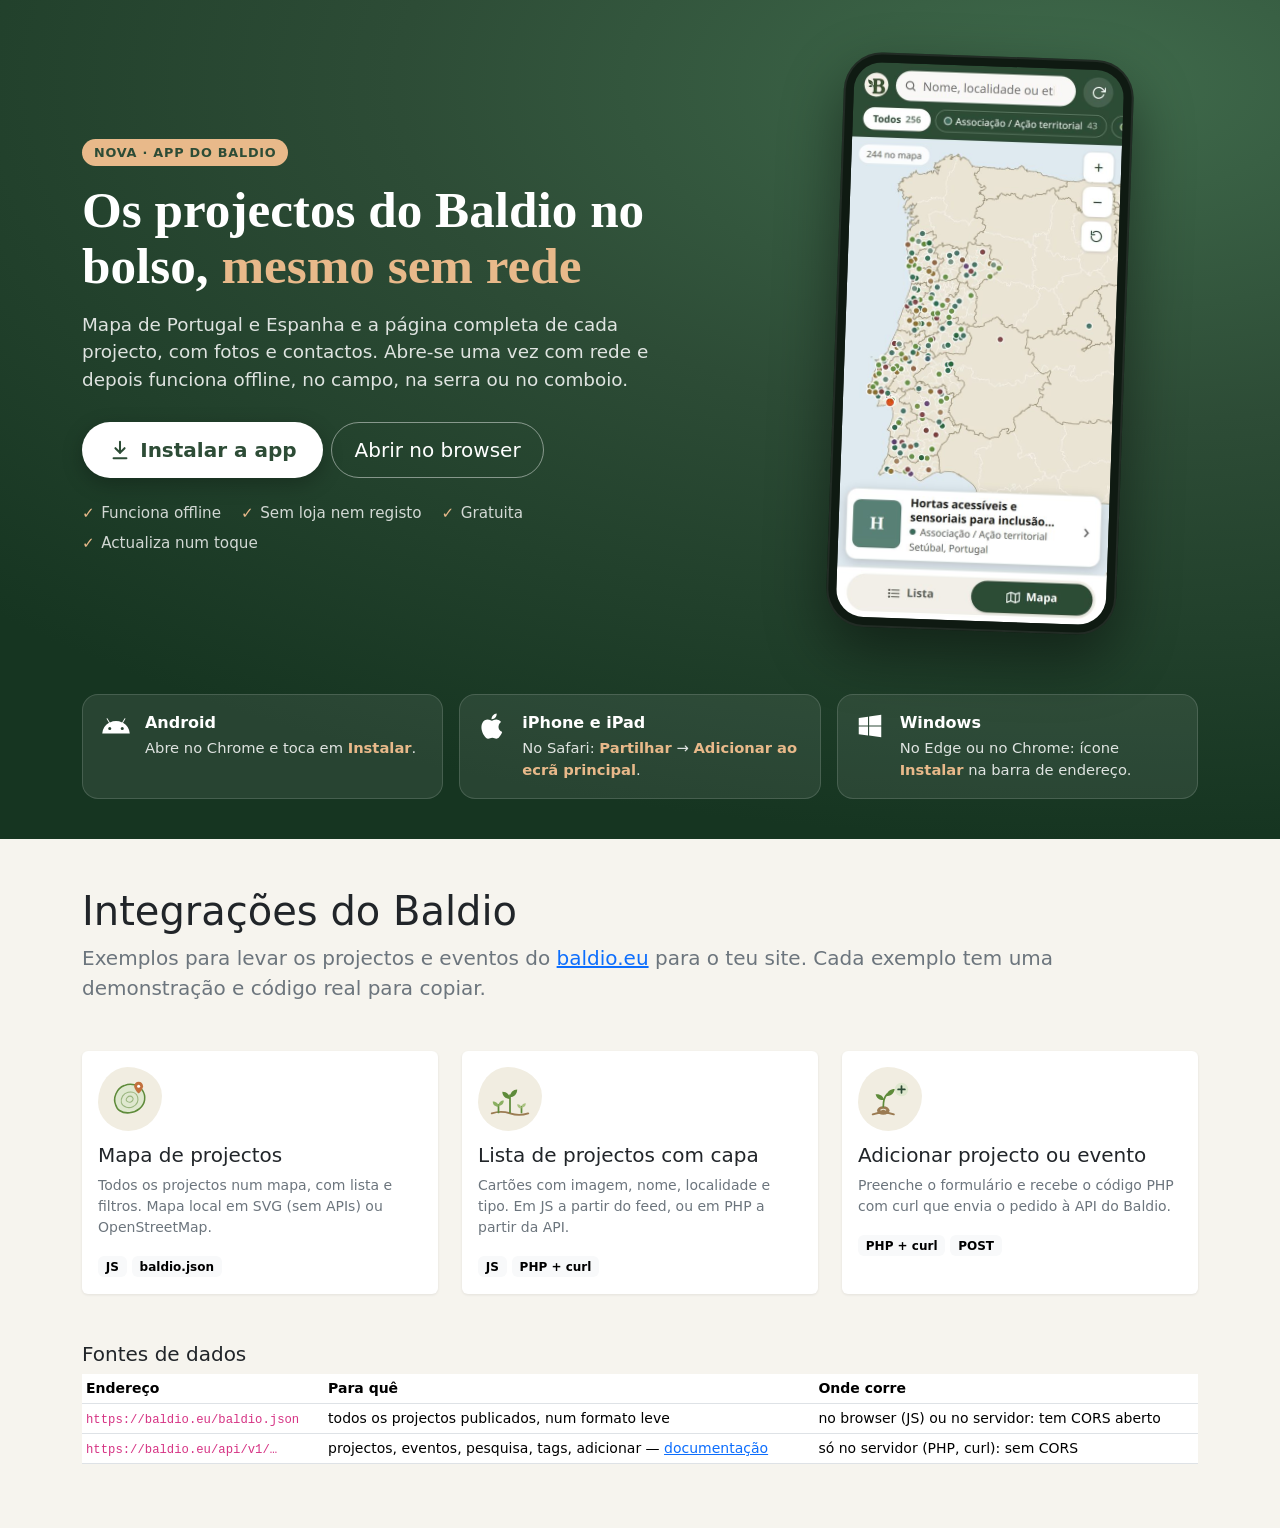
<file: index.html>
<!doctype html>
<html lang="pt">
<head>
  <meta charset="utf-8">
  <meta name="viewport" content="width=device-width, initial-scale=1">
  <title>Integrações do Baldio</title>
  <meta name="description" content="App do Baldio para Android, iPhone e Windows, que funciona sem rede, e exemplos de integração com o baldio.eu.">
  <link href="https://cdn.jsdelivr.net/npm/bootstrap@5.3.3/dist/css/bootstrap.min.css" rel="stylesheet">
  <link href="assets/site.css?v=2" rel="stylesheet">
  <!-- o mesmo que app/manifest.json (start_url e scope em app/): o browser instala a app a partir daqui -->
  <link rel="manifest" href="manifest.json">
  <meta name="theme-color" content="#2D4C36">
  <link rel="icon" href="app/assets/icon.png" type="image/png">
</head>
<body>
  <section class="app-hero" aria-labelledby="app-hero-title">
    <div class="container">
      <div class="row align-items-center g-5">
        <div class="col-lg-7">
          <p class="app-hero-kicker">Nova · app do Baldio</p>
          <h1 id="app-hero-title" class="app-hero-title">Os projectos do Baldio no bolso, <span>mesmo sem rede</span></h1>
          <p class="app-hero-lead">
            Mapa de Portugal e Espanha e a página completa de cada projecto, com fotos e contactos.
            Abre-se uma vez com rede e depois funciona offline, no campo, na serra ou no comboio.
          </p>

          <div class="d-flex flex-wrap gap-2 mb-4">
            <a class="btn btn-lg app-hero-cta" id="install-cta" href="app/?instalar=1">
              <svg viewBox="0 0 24 24" fill="none" stroke="currentColor" stroke-width="2.2" stroke-linecap="round" stroke-linejoin="round" aria-hidden="true"><path d="M12 3v12"/><polyline points="7 10 12 15 17 10"/><path d="M5 21h14"/></svg>
              <span id="install-cta-label">Instalar a app</span>
            </a>
            <a class="btn btn-lg app-hero-ghost" href="app/">Abrir no browser</a>
          </div>

          <ul class="app-hero-points">
            <li>Funciona offline</li>
            <li>Sem loja nem registo</li>
            <li>Gratuita</li>
            <li>Actualiza num toque</li>
          </ul>
        </div>

        <div class="col-lg-5 text-center">
          <div class="phone">
            <img src="assets/app-screen.jpg" alt="A app do Baldio: mapa de Portugal e Espanha com os projectos" width="270" height="555">
          </div>
        </div>
      </div>

      <div class="row g-3 app-platforms" id="platforms">
        <div class="col-md-4">
          <a class="platform" href="app/?instalar=1" data-platform="android">
            <svg viewBox="0 0 24 24" aria-hidden="true"><path fill="currentColor" d="M17.6 9.48l1.84-3.18a.38.38 0 0 0-.66-.38l-1.86 3.22a11.4 11.4 0 0 0-9.84 0L5.22 5.92a.38.38 0 0 0-.66.38L6.4 9.48A10.8 10.8 0 0 0 1 18h22a10.8 10.8 0 0 0-5.4-8.52zM7 15.25a1.25 1.25 0 1 1 0-2.5 1.25 1.25 0 0 1 0 2.5zm10 0a1.25 1.25 0 1 1 0-2.5 1.25 1.25 0 0 1 0 2.5z"/></svg>
            <span>
              <b>Android</b>
              Abre no Chrome e toca em <em>Instalar</em>.
            </span>
          </a>
        </div>
        <div class="col-md-4">
          <a class="platform" href="app/?instalar=1" data-platform="ios">
            <svg viewBox="0 0 24 24" aria-hidden="true"><path fill="currentColor" d="M16.4 12.6c0-2.5 2-3.7 2.1-3.8-1.2-1.7-3-1.9-3.6-2-1.5-.2-3 .9-3.8.9-.8 0-2-.9-3.3-.9-1.7 0-3.3 1-4.2 2.5-1.8 3.1-.5 7.7 1.3 10.2.9 1.2 1.9 2.6 3.2 2.6 1.3-.1 1.8-.8 3.3-.8 1.6 0 2 .8 3.4.8 1.4 0 2.3-1.3 3.1-2.5 1-1.4 1.4-2.8 1.4-2.9-.1 0-2.9-1.1-2.9-4.1zM13.9 5.2c.7-.8 1.2-2 1-3.2-1 .1-2.2.7-3 1.5-.6.7-1.2 1.9-1.1 3.1 1.2.1 2.3-.6 3.1-1.4z"/></svg>
            <span>
              <b>iPhone e iPad</b>
              No Safari: <em>Partilhar</em> → <em>Adicionar ao ecrã principal</em>.
            </span>
          </a>
        </div>
        <div class="col-md-4">
          <a class="platform" href="app/?instalar=1" data-platform="windows">
            <svg viewBox="0 0 24 24" aria-hidden="true"><path fill="currentColor" d="M3 5.5l7.4-1v7.1H3zm8.3-1.1L21 3v8.6h-9.7zM3 12.4h7.4v7.1L3 18.5zm8.3 0H21V21l-9.7-1.4z"/></svg>
            <span>
              <b>Windows</b>
              No Edge ou no Chrome: ícone <em>Instalar</em> na barra de endereço.
            </span>
          </a>
        </div>
      </div>
    </div>
  </section>

  <main class="container py-5">
    <header class="mb-5">
      <h2 class="display-6 mb-2">Integrações do Baldio</h2>
      <p class="lead text-secondary mb-0">
        Exemplos para levar os projectos e eventos do <a href="https://baldio.eu" target="_blank" rel="noopener">baldio.eu</a> para o teu site.
        Cada exemplo tem uma demonstração e código real para copiar.
      </p>
    </header>

    <div class="row g-4">
      <div class="col-md-4">
        <a class="card integration-card h-100" href="mapa.html">
          <div class="card-body">
            <div class="integration-icon">
              <svg viewBox="0 0 48 48" aria-hidden="true">
                <path d="M9 30c-3-7 1-17 9-20 7-3 15-1 19 5 4 6 3 14-3 19-6 5-15 6-21 2-2-1-3-3-4-6z" fill="#dfe8cf" stroke="#5E8B3A" stroke-width="1.6"/>
                <path d="M15 28c-1-5 2-10 7-11 5-1 9 1 10 5 1 4-1 8-5 10-4 2-10 1-12-4z" fill="none" stroke="#5E8B3A" stroke-width="1.1" opacity=".55"/>
                <path d="M20 25c0-2 2-4 4-4s4 2 3 4-3 3-5 2-2-1-2-2z" fill="none" stroke="#5E8B3A" stroke-width="1.1" opacity=".55"/>
                <path d="M33 6c-2.6 0-4.6 2-4.6 4.6 0 3.6 4.6 7.6 4.6 7.6s4.6-4 4.6-7.6C37.6 8 35.6 6 33 6z" fill="#c2703d"/>
                <circle cx="33" cy="10.6" r="1.6" fill="#fff"/>
              </svg>
            </div>
            <h2 class="h5">Mapa de projectos</h2>
            <p class="text-secondary small mb-3">Todos os projectos num mapa, com lista e filtros. Mapa local em SVG (sem APIs) ou OpenStreetMap.</p>
            <span class="badge text-bg-light">JS</span> <span class="badge text-bg-light">baldio.json</span>
          </div>
        </a>
      </div>
      <div class="col-md-4">
        <a class="card integration-card h-100" href="projectos.html">
          <div class="card-body">
            <div class="integration-icon">
              <svg viewBox="0 0 48 48" aria-hidden="true">
                <path d="M5 39c6-2 13-2 19 0s13 2 19 0" fill="none" stroke="#9B7B52" stroke-width="2" stroke-linecap="round"/>
                <path d="M12 38v-8M24 38V20M36 38v-6" stroke="#5E8B3A" stroke-width="1.8" stroke-linecap="round"/>
                <path d="M12 32c-4 0-6-2.5-6-5.5 4 0 6 2.5 6 5.5zM12 31c0-3.5 2.5-5.5 5.5-5.5 0 3.5-2.5 5.5-5.5 5.5z" fill="#8bb062"/>
                <path d="M24 24c-5 0-8-3.5-8-7.5 5 0 8 3.5 8 7.5zM24 22c0-5 3.5-8 7.5-8 0 5-3.5 8-7.5 8z" fill="#5E8B3A"/>
                <path d="M36 34c-3 0-4.5-2-4.5-4.5 3 0 4.5 2 4.5 4.5zM36 33c0-3 2-4.5 4.5-4.5 0 3-2 4.5-4.5 4.5z" fill="#a9c27f"/>
              </svg>
            </div>
            <h2 class="h5">Lista de projectos com capa</h2>
            <p class="text-secondary small mb-3">Cartões com imagem, nome, localidade e tipo. Em JS a partir do feed, ou em PHP a partir da API.</p>
            <span class="badge text-bg-light">JS</span> <span class="badge text-bg-light">PHP + curl</span>
          </div>
        </a>
      </div>
      <div class="col-md-4">
        <a class="card integration-card h-100" href="adicionar.html">
          <div class="card-body">
            <div class="integration-icon">
              <svg viewBox="0 0 48 48" aria-hidden="true">
                <path d="M6 40c7-2.5 15-2.5 22 0" fill="none" stroke="#9B7B52" stroke-width="2" stroke-linecap="round"/>
                <ellipse cx="17" cy="36" rx="6.5" ry="4.5" fill="#9B7B52"/>
                <path d="M14.5 35.5c1.5-1 3.5-1 5 0" fill="none" stroke="#e9e4d4" stroke-width="1.2" stroke-linecap="round"/>
                <path d="M17 32c0-6 1-10 4-13" fill="none" stroke="#5E8B3A" stroke-width="1.8" stroke-linecap="round"/>
                <path d="M18 25c-5 .5-8-2-9-6 5-.5 8 2 9 6zM20 21c1-5 4.5-7.5 9-7.5-1 5-4.5 7.5-9 7.5z" fill="#5E8B3A"/>
                <circle cx="36" cy="14" r="7" fill="#dfe8cf"/>
                <path d="M36 10.5v7M32.5 14h7" stroke="#2D4C36" stroke-width="1.8" stroke-linecap="round"/>
              </svg>
            </div>
            <h2 class="h5">Adicionar projecto ou evento</h2>
            <p class="text-secondary small mb-3">Preenche o formulário e recebe o código PHP com curl que envia o pedido à API do Baldio.</p>
            <span class="badge text-bg-light">PHP + curl</span> <span class="badge text-bg-light">POST</span>
          </div>
        </a>
      </div>
    </div>

    <section class="mt-5">
      <h2 class="h5">Fontes de dados</h2>
      <div class="table-responsive">
        <table class="table table-sm small align-middle">
          <thead><tr><th>Endereço</th><th>Para quê</th><th>Onde corre</th></tr></thead>
          <tbody>
            <tr>
              <td><code>https://baldio.eu/baldio.json</code></td>
              <td>todos os projectos publicados, num formato leve</td>
              <td>no browser (JS) ou no servidor: tem CORS aberto</td>
            </tr>
            <tr>
              <td><code>https://baldio.eu/api/v1/…</code></td>
              <td>projectos, eventos, pesquisa, tags, adicionar — <a href="https://baldio.eu/api" target="_blank" rel="noopener">documentação</a></td>
              <td>só no servidor (PHP, curl): sem CORS</td>
            </tr>
          </tbody>
        </table>
      </div>
    </section>
  </main>

  <script src="assets/home.js?v=3"></script>
</body>
</html>
</file>
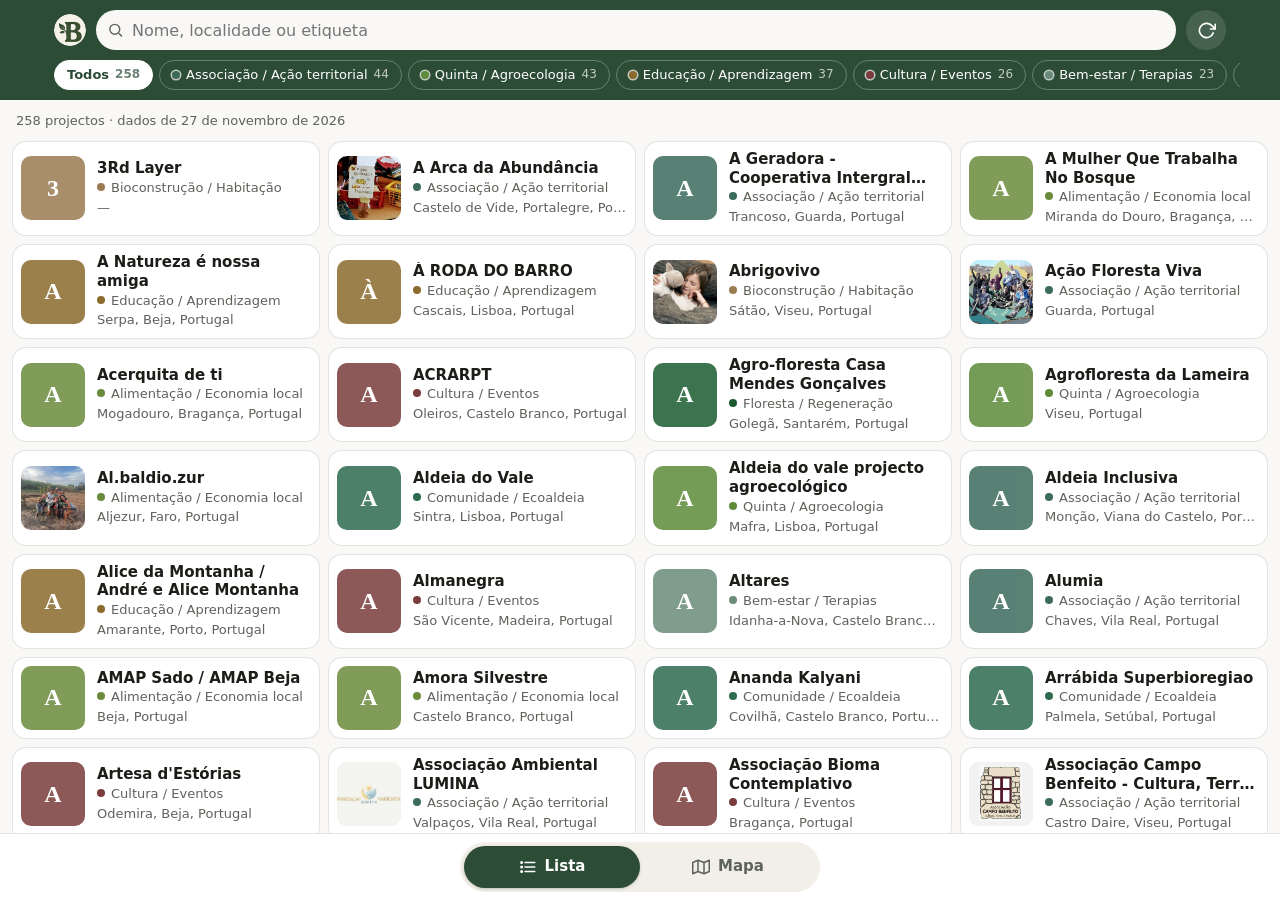
<file: app/index.html>
<!doctype html>
<html lang="pt">
<head>
  <meta charset="utf-8">
  <meta name="viewport" content="width=device-width, initial-scale=1, viewport-fit=cover">
  <title>Baldio</title>
  <meta name="description" content="Projectos de transição em Portugal e Espanha, no mapa e em lista, mesmo sem rede.">
  <link rel="icon" href="assets/icon.png" type="image/png">
  <link rel="stylesheet" href="assets/styles.css?v=5">
  <link rel="manifest" href="manifest.json">
  <meta name="theme-color" content="#2D4C36">

  <meta name="apple-mobile-web-app-capable" content="yes">
  <meta name="apple-mobile-web-app-title" content="Baldio">
  <meta name="apple-mobile-web-app-status-bar-style" content="black-translucent">
  <link rel="apple-touch-icon" href="assets/icon-512.png">
</head>
<body>

<header class="topbar">
  <div class="topbar-row">
    <img src="assets/icon.png" alt="" width="32" height="32" class="logo">
    <div class="search-box">
      <svg viewBox="0 0 24 24" fill="none" stroke="currentColor" stroke-width="2"><circle cx="11" cy="11" r="7"/><line x1="21" y1="21" x2="16.65" y2="16.65"/></svg>
      <input type="search" id="search" placeholder="Nome, localidade ou etiqueta" autocomplete="off" enterkeyhint="search">
    </div>
    <button type="button" class="refresh" id="refresh" aria-label="Actualizar projectos" title="Actualizar projectos">
      <svg viewBox="0 0 24 24" fill="none" stroke="currentColor" stroke-width="2" stroke-linecap="round" stroke-linejoin="round"><polyline points="23 4 23 10 17 10"/><path d="M20.5 15a9 9 0 1 1-2.1-9.4L23 10"/></svg>
    </button>
  </div>
  <div class="chips" id="types" role="group" aria-label="Tipo de projecto"></div>
</header>

<div class="install" id="install" hidden>
  <p id="install-text"></p>
  <button type="button" class="install-go" id="install-go" hidden>Instalar</button>
  <button type="button" class="install-close" id="install-close" aria-label="Fechar">×</button>
</div>

<main class="views">
  <section class="view" id="view-list" aria-label="Lista de projectos">
    <p class="meta" id="meta">A carregar…</p>
    <div class="cards" id="list"></div>
  </section>

  <section class="view" id="view-map" aria-label="Mapa de projectos" hidden>
    <svg id="map" role="img" aria-label="Mapa dos projectos do Baldio"></svg>
    <div class="map-tools">
      <button type="button" id="zoom-in" aria-label="Aproximar">+</button>
      <button type="button" id="zoom-out" aria-label="Afastar">−</button>
      <button type="button" id="zoom-reset" aria-label="Ver tudo">
        <svg viewBox="0 0 24 24" fill="none" stroke="currentColor" stroke-width="2" stroke-linecap="round"><path d="M3 12a9 9 0 1 0 3-6.7"/><polyline points="3 3 3 9 9 9"/></svg>
      </button>
    </div>
    <p class="map-count" id="map-count"></p>
    <a class="preview" id="preview" hidden></a>
  </section>
</main>

<nav class="bottombar" aria-label="Vista">
  <div class="switch" role="tablist">
    <button type="button" role="tab" data-mode="lista" aria-selected="true">
      <svg viewBox="0 0 24 24" fill="none" stroke="currentColor" stroke-width="2" stroke-linecap="round"><line x1="8" y1="6" x2="21" y2="6"/><line x1="8" y1="12" x2="21" y2="12"/><line x1="8" y1="18" x2="21" y2="18"/><circle cx="3.5" cy="6" r="1"/><circle cx="3.5" cy="12" r="1"/><circle cx="3.5" cy="18" r="1"/></svg>
      Lista
    </button>
    <button type="button" role="tab" data-mode="mapa" aria-selected="false">
      <svg viewBox="0 0 24 24" fill="none" stroke="currentColor" stroke-width="2" stroke-linejoin="round"><polygon points="1 6 8 3 16 6 23 3 23 18 16 21 8 18 1 21"/><line x1="8" y1="3" x2="8" y2="18"/><line x1="16" y1="6" x2="16" y2="21"/></svg>
      Mapa
    </button>
  </div>
</nav>

<article class="detail" id="detail" hidden aria-live="polite"></article>
<div class="toast" id="toast" role="status" hidden></div>

<script src="vendor/d3.min.js"></script>
<script src="vendor/topojson-client.min.js"></script>
<script src="../assets/projection.js?v=5"></script>
<script src="assets/app.js?v=5"></script>
</body>
</html>
</file>
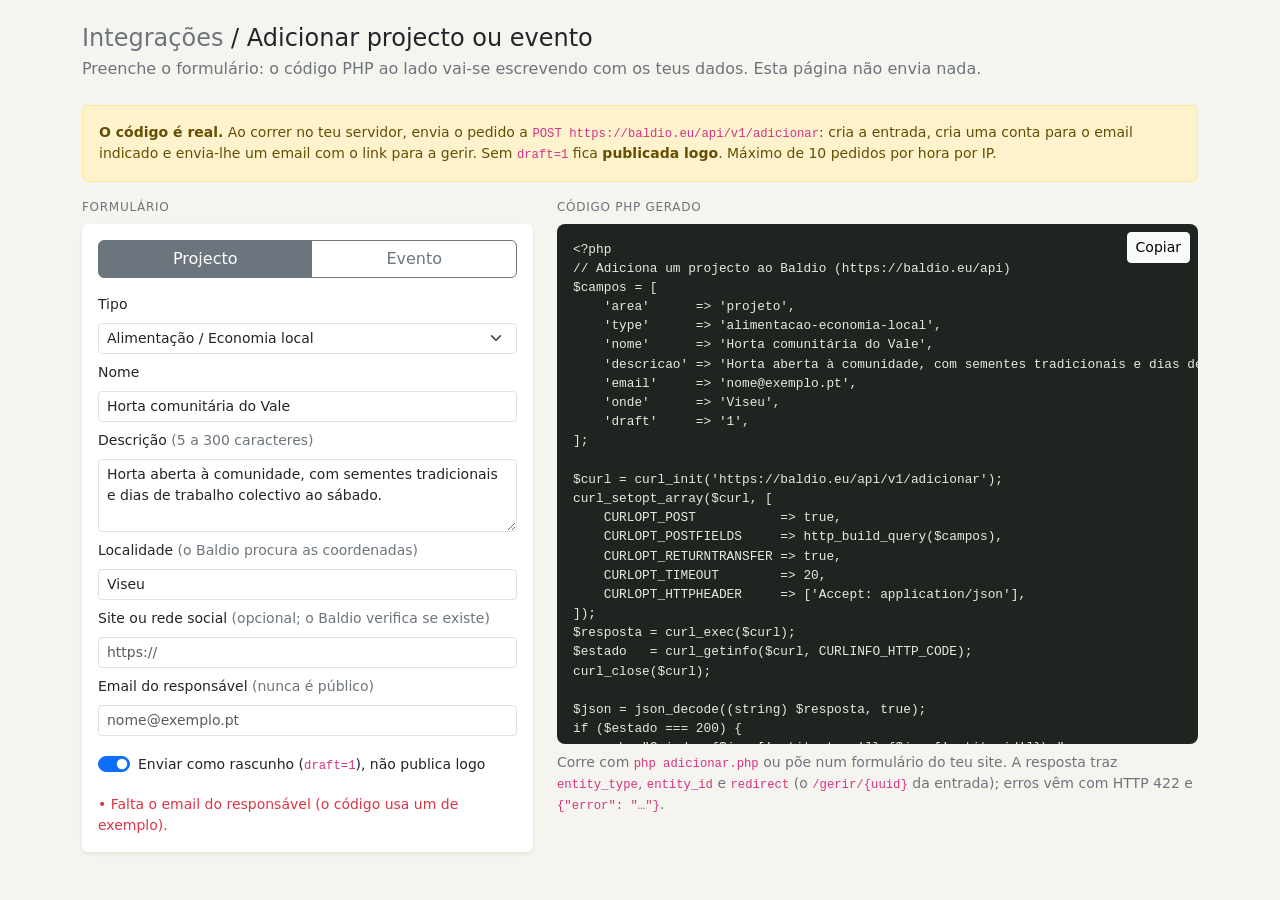
<file: adicionar.html>
<!doctype html>
<html lang="pt">
<head>
  <meta charset="utf-8">
  <meta name="viewport" content="width=device-width, initial-scale=1">
  <title>Adicionar ao Baldio</title>
  <link href="https://cdn.jsdelivr.net/npm/bootstrap@5.3.3/dist/css/bootstrap.min.css" rel="stylesheet">
  <link href="assets/site.css?v=2" rel="stylesheet">
</head>
<body>
  <main class="container py-4">
    <header class="mb-4">
      <h1 class="h4 mb-1"><a href="./" class="text-decoration-none text-secondary">Integrações</a> / Adicionar projecto ou evento</h1>
      <p class="text-secondary mb-0">Preenche o formulário: o código PHP ao lado vai-se escrevendo com os teus dados. Esta página não envia nada.</p>
    </header>

    <div class="alert alert-warning small">
      <strong>O código é real.</strong> Ao correr no teu servidor, envia o pedido a <code>POST https://baldio.eu/api/v1/adicionar</code>:
      cria a entrada, cria uma conta para o email indicado e envia-lhe um email com o link para a gerir.
      Sem <code>draft=1</code> fica <strong>publicada logo</strong>. Máximo de 10 pedidos por hora por IP.
    </div>

    <div class="row g-4">
      <div class="col-lg-5">
        <div class="section-label">Formulário</div>
        <form id="form" class="card card-body border-0 shadow-sm" autocomplete="off">
          <div class="btn-group w-100 mb-3" role="group">
            <input type="radio" class="btn-check" name="area" id="area-projeto" value="projeto" checked>
            <label class="btn btn-outline-secondary" for="area-projeto">Projecto</label>
            <input type="radio" class="btn-check" name="area" id="area-evento" value="evento">
            <label class="btn btn-outline-secondary" for="area-evento">Evento</label>
          </div>

          <label class="form-label small" for="type">Tipo</label>
          <select class="form-select form-select-sm mb-2" id="type" name="type"></select>

          <label class="form-label small" for="nome">Nome</label>
          <input class="form-control form-control-sm mb-2" id="nome" name="nome" maxlength="150" value="Horta comunitária do Vale">

          <label class="form-label small" for="descricao">Descrição <span class="text-secondary">(5 a 300 caracteres)</span></label>
          <textarea class="form-control form-control-sm mb-2" id="descricao" name="descricao" rows="3" maxlength="300">Horta aberta à comunidade, com sementes tradicionais e dias de trabalho colectivo ao sábado.</textarea>

          <label class="form-label small" for="onde">Localidade <span class="text-secondary">(o Baldio procura as coordenadas)</span></label>
          <input class="form-control form-control-sm mb-2" id="onde" name="onde" value="Viseu">

          <div class="event-only" hidden>
            <div class="row g-2 mb-2">
              <div class="col">
                <label class="form-label small" for="start_date">Data</label>
                <input type="date" class="form-control form-control-sm" id="start_date" name="start_date">
              </div>
              <div class="col">
                <label class="form-label small" for="start_time">Hora</label>
                <input type="time" class="form-control form-control-sm" id="start_time" name="start_time">
              </div>
            </div>
            <label class="form-label small" for="signup_url">Link de inscrição <span class="text-secondary">(opcional)</span></label>
            <input type="url" class="form-control form-control-sm mb-2" id="signup_url" name="signup_url" placeholder="https://">
          </div>

          <label class="form-label small" for="website">Site ou rede social <span class="text-secondary">(opcional; o Baldio verifica se existe)</span></label>
          <input type="url" class="form-control form-control-sm mb-2" id="website" name="website" placeholder="https://">

          <label class="form-label small" for="email">Email do responsável <span class="text-secondary">(nunca é público)</span></label>
          <input type="email" class="form-control form-control-sm mb-3" id="email" name="email" placeholder="nome@exemplo.pt">

          <div class="form-check form-switch">
            <input class="form-check-input" type="checkbox" id="draft" name="draft" checked>
            <label class="form-check-label small" for="draft">Enviar como rascunho (<code>draft=1</code>), não publica logo</label>
          </div>

          <div id="problems" class="small text-danger mt-3"></div>
        </form>
      </div>

      <div class="col-lg-7">
        <div class="section-label">Código PHP gerado</div>
        <div class="code-box"><button class="btn btn-sm btn-light btn-copy">Copiar</button><pre id="code"></pre></div>
        <p class="small text-secondary mt-2">
          Corre com <code>php adicionar.php</code> ou põe num formulário do teu site. A resposta traz <code>entity_type</code>,
          <code>entity_id</code> e <code>redirect</code> (o <code>/gerir/{uuid}</code> da entrada); erros vêm com HTTP 422 e <code>{"error": "…"}</code>.
        </p>
      </div>
    </div>
  </main>

  <script src="assets/code.js?v=2"></script>
  <script src="assets/adicionar.js?v=2"></script>
</body>
</html>
</file>
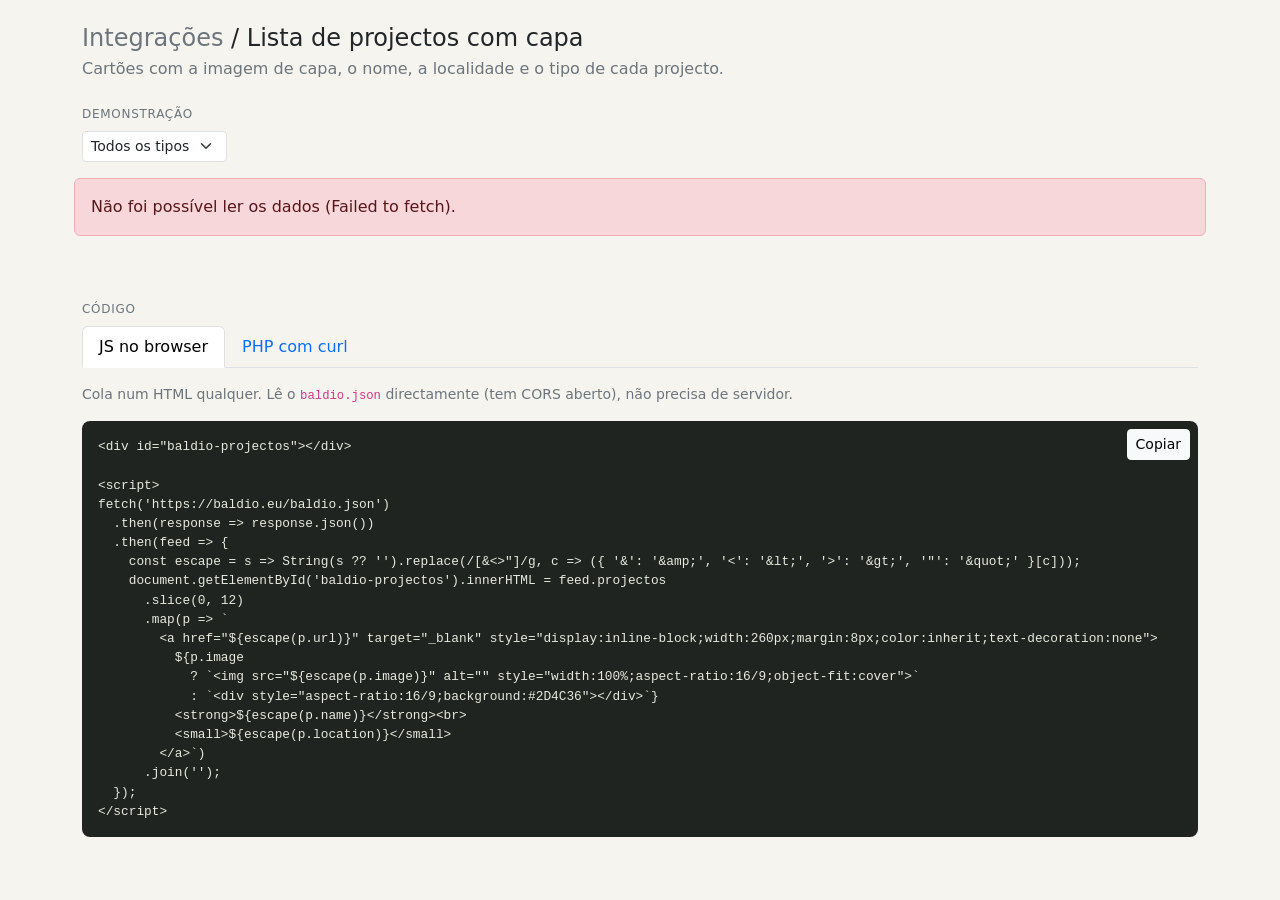
<file: projectos.html>
<!doctype html>
<html lang="pt">
<head>
  <meta charset="utf-8">
  <meta name="viewport" content="width=device-width, initial-scale=1">
  <title>Lista de projectos</title>
  <link href="https://cdn.jsdelivr.net/npm/bootstrap@5.3.3/dist/css/bootstrap.min.css" rel="stylesheet">
  <link href="assets/site.css?v=2" rel="stylesheet">
</head>
<body>
  <main class="container py-4">
    <header class="mb-4">
      <h1 class="h4 mb-1"><a href="./" class="text-decoration-none text-secondary">Integrações</a> / Lista de projectos com capa</h1>
      <p class="text-secondary mb-0">Cartões com a imagem de capa, o nome, a localidade e o tipo de cada projecto.</p>
    </header>

    <div class="section-label">Demonstração</div>
    <div class="d-flex gap-2 mb-3">
      <select id="type" class="form-select form-select-sm w-auto">
        <option value="">Todos os tipos</option>
      </select>
      <span id="count" class="small text-secondary align-self-center"></span>
    </div>
    <div id="demo" class="row g-3 mb-5"></div>

    <div class="section-label">Código</div>
    <ul class="nav nav-tabs" role="tablist">
      <li class="nav-item"><button class="nav-link active" data-bs-toggle="tab" data-bs-target="#tab-js" type="button">JS no browser</button></li>
      <li class="nav-item"><button class="nav-link" data-bs-toggle="tab" data-bs-target="#tab-php" type="button">PHP com curl</button></li>
    </ul>
    <div class="tab-content pt-3">
      <div class="tab-pane fade show active" id="tab-js">
        <p class="small text-secondary">Cola num HTML qualquer. Lê o <code>baldio.json</code> directamente (tem CORS aberto), não precisa de servidor.</p>
        <div class="code-box"><button class="btn btn-sm btn-light btn-copy">Copiar</button><pre>&lt;div id="baldio-projectos"&gt;&lt;/div&gt;

&lt;script&gt;
fetch('https://baldio.eu/baldio.json')
  .then(response =&gt; response.json())
  .then(feed =&gt; {
    const escape = s =&gt; String(s ?? '').replace(/[&amp;&lt;&gt;"]/g, c =&gt; ({ '&amp;': '&amp;amp;', '&lt;': '&amp;lt;', '&gt;': '&amp;gt;', '"': '&amp;quot;' }[c]));
    document.getElementById('baldio-projectos').innerHTML = feed.projectos
      .slice(0, 12)
      .map(p =&gt; `
        &lt;a href="${escape(p.url)}" target="_blank" style="display:inline-block;width:260px;margin:8px;color:inherit;text-decoration:none"&gt;
          ${p.image
            ? `&lt;img src="${escape(p.image)}" alt="" style="width:100%;aspect-ratio:16/9;object-fit:cover"&gt;`
            : `&lt;div style="aspect-ratio:16/9;background:#2D4C36"&gt;&lt;/div&gt;`}
          &lt;strong&gt;${escape(p.name)}&lt;/strong&gt;&lt;br&gt;
          &lt;small&gt;${escape(p.location)}&lt;/small&gt;
        &lt;/a&gt;`)
      .join('');
  });
&lt;/script&gt;</pre></div>
      </div>
      <div class="tab-pane fade" id="tab-php">
        <p class="small text-secondary">Corre no teu servidor. Usa a API completa (<code>/api/v1/projectos</code>), que já traz <code>banner</code> e <code>logo</code> e aceita filtros como <code>categoria</code>, <code>zona</code> ou <code>tag</code>. Guarda em cache para não pedir à API a cada visita.</p>
        <div class="code-box"><button class="btn btn-sm btn-light btn-copy">Copiar</button><pre>&lt;?php
// Projectos do Baldio de uma categoria, com cache de 1 hora
$url   = 'https://baldio.eu/api/v1/projectos?categoria=quinta-agroecologia';
$cache = sys_get_temp_dir() . '/baldio-' . md5($url) . '.json';

if (is_file($cache) &amp;&amp; time() - filemtime($cache) &lt; 3600) {
    $json = file_get_contents($cache);
} else {
    $curl = curl_init($url);
    curl_setopt_array($curl, [CURLOPT_RETURNTRANSFER =&gt; true, CURLOPT_TIMEOUT =&gt; 10]);
    $json = curl_exec($curl);
    curl_close($curl);
    if ($json !== false) file_put_contents($cache, $json);
}

$data      = json_decode((string) $json, true) ?: [];
$projectos = array_slice($data['items'] ?? $data, 0, 12); // com filtros vem {items, meta}

foreach ($projectos as $p) {
    $imagem = $p['banner'] ?: $p['logo'];
    $link   = 'https://baldio.eu/projectos/' . $p['slug'];
    echo '&lt;a href="' . htmlspecialchars($link) . '" target="_blank"&gt;';
    if ($imagem) echo '&lt;img src="https://baldio.eu' . htmlspecialchars($imagem) . '" alt="" width="260"&gt;';
    echo '&lt;strong&gt;' . htmlspecialchars($p['name']) . '&lt;/strong&gt; ';
    echo '&lt;small&gt;' . htmlspecialchars($p['location_label'] ?? '') . '&lt;/small&gt;&lt;/a&gt;';
}</pre></div>
      </div>
    </div>
  </main>

  <script src="https://cdn.jsdelivr.net/npm/bootstrap@5.3.3/dist/js/bootstrap.bundle.min.js"></script>
  <script src="assets/code.js?v=2"></script>
  <script src="assets/projectos.js?v=2"></script>
</body>
</html>
</file>
<file: assets/site.css>
/* Páginas de integração (catálogo, lista, adicionar); o mapa tem o seu style.css */
body { background: #f6f4ee; }

.integration-card { border: 0; color: inherit; text-decoration: none; transition: transform .1s, box-shadow .1s; box-shadow: 0 1px 3px rgba(0, 0, 0, .08); }
.integration-card:hover { transform: translateY(-3px); box-shadow: 0 6px 16px rgba(0, 0, 0, .1); }
.integration-icon { width: 64px; height: 64px; border-radius: 46% 54% 52% 48% / 55% 45% 55% 45%; background: #f1ede1; display: flex; align-items: center; justify-content: center; margin-bottom: .75rem; }
.integration-icon svg { width: 46px; height: 46px; }

.section-label { font-size: .75rem; text-transform: uppercase; letter-spacing: .06em; color: #6c757d; margin-bottom: .5rem; }

.code-box { position: relative; }
.code-box pre { background: #1f2420; color: #e8eadf; border-radius: .5rem; padding: 1rem; font-size: .8rem; max-height: 520px; overflow: auto; margin: 0; }
.code-box .btn-copy { position: absolute; top: .5rem; right: .5rem; }

.project-cover { aspect-ratio: 16 / 9; object-fit: cover; background: #e9e4d4; }
.project-cover-empty { aspect-ratio: 16 / 9; background: linear-gradient(135deg, #2D4C36, #4A7C59); display: flex; align-items: center; justify-content: center; }
.project-cover-empty svg { width: 56px; height: 56px; opacity: .55; }
.project-tile { border: 0; overflow: hidden; box-shadow: 0 1px 3px rgba(0, 0, 0, .08); }
.project-tile a { color: inherit; text-decoration: none; }

/* Destaque da app no topo da página inicial */
.app-hero { background: radial-gradient(120% 90% at 85% 10%, #3f6a4b 0%, #2D4C36 45%, #163521 100%); color: #fff; padding: 3.5rem 0 2.5rem; overflow: hidden; }
.app-hero-kicker { display: inline-block; font-size: .8rem; font-weight: 600; letter-spacing: .06em; text-transform: uppercase; color: #2D4C36; background: #e8b98a; border-radius: 999px; padding: .25rem .75rem; margin-bottom: 1rem; }
.app-hero-title { font-family: Georgia, 'Times New Roman', serif; font-weight: 700; font-size: clamp(2rem, 5vw, 3.2rem); line-height: 1.1; margin-bottom: 1rem; }
.app-hero-title span { color: #e8b98a; }
.app-hero-lead { font-size: 1.15rem; color: rgba(255, 255, 255, .85); max-width: 36rem; margin-bottom: 1.75rem; }
.app-hero-cta { display: inline-flex; align-items: center; gap: .6rem; background: #fff; color: #2D4C36; font-weight: 700; border-radius: 999px; padding: .75rem 1.6rem; box-shadow: 0 6px 20px rgba(0, 0, 0, .25); }
.app-hero-cta:hover { background: #F2EFE9; color: #163521; }
.app-hero-cta svg { width: 22px; height: 22px; }
.app-hero-ghost { color: #fff; border: 1px solid rgba(255, 255, 255, .45); border-radius: 999px; padding: .75rem 1.4rem; }
.app-hero-ghost:hover { background: rgba(255, 255, 255, .1); color: #fff; }
.app-hero-points { list-style: none; padding: 0; margin: 0; display: flex; flex-wrap: wrap; gap: .5rem 1.25rem; color: rgba(255, 255, 255, .8); font-size: .95rem; }
.app-hero-points li::before { content: '✓'; color: #e8b98a; font-weight: 700; margin-right: .4rem; }

.phone { display: inline-block; padding: 10px; border-radius: 38px; background: #0f1a12; box-shadow: 0 24px 60px rgba(0, 0, 0, .45), inset 0 0 0 2px rgba(255, 255, 255, .08); transform: rotate(2deg); }
.phone img { display: block; width: 270px; max-width: 62vw; height: auto; border-radius: 28px; }

.app-platforms { margin-top: 2.5rem; }
.platform { display: flex; gap: .9rem; align-items: flex-start; height: 100%; padding: 1rem 1.1rem; border-radius: 16px; background: rgba(255, 255, 255, .08); border: 1px solid rgba(255, 255, 255, .14); color: rgba(255, 255, 255, .85); text-decoration: none; font-size: .92rem; transition: background .15s; }
.platform:hover { background: rgba(255, 255, 255, .14); color: #fff; }
.platform svg { flex: none; width: 30px; height: 30px; color: #fff; }
.platform b { display: block; color: #fff; font-size: 1rem; margin-bottom: .15rem; }
.platform em { font-style: normal; color: #e8b98a; font-weight: 600; }
.platform.is-current { background: #fff; color: #424842; border-color: #fff; }
.platform.is-current svg, .platform.is-current b { color: #2D4C36; }
.platform.is-current em { color: #9b5d2d; }
</file>
<file: app/assets/styles.css>
/* App do Baldio — mobile primeiro; cores do baldio.eu, letras do sistema (nada pedido a terceiros) */
:root {
  --forest: #2D4C36;
  --forest-dark: #163521;
  --clay: #C18C5D;
  --beige: #F2EFE9;
  --paper: #F9F8F6;
  --surface: #fff;
  --border: rgba(45, 76, 54, .14);
  --text: #1c1c18;
  --muted: #5d625b;
  --sea: #dfeaf0;
  --land: #e9e4d4;
  --region: #9a8f73;
  --active: #d9480f;
  --radius: 14px;
  --font-head: Georgia, 'Times New Roman', serif;
  --font-body: system-ui, -apple-system, 'Segoe UI', Roboto, sans-serif;
  --safe-top: env(safe-area-inset-top, 0px);
  --safe-bottom: env(safe-area-inset-bottom, 0px);
}

* { box-sizing: border-box; }
html, body { margin: 0; height: 100%; }
body {
  display: flex; flex-direction: column; height: 100dvh; overflow: hidden;
  background: var(--paper); color: var(--text); font: 15px/1.45 var(--font-body);
  -webkit-tap-highlight-color: transparent;
}
button { font: inherit; color: inherit; cursor: pointer; }
a { color: var(--forest); }
[hidden] { display: none !important; }

/* ---------- barra de cima ---------- */
.topbar {
  flex: none; background: var(--forest); color: #fff;
  padding: calc(var(--safe-top) + 10px) 0 8px;
}
.topbar-row { display: flex; align-items: center; gap: 10px; padding: 0 14px; }
.logo { border-radius: 50%; flex: none; }
.search-box { position: relative; flex: 1; }
.search-box svg { position: absolute; left: 11px; top: 50%; width: 17px; height: 17px; transform: translateY(-50%); color: var(--muted); }
.search-box input {
  width: 100%; height: 40px; border: 0; border-radius: 999px; padding: 0 14px 0 36px;
  background: var(--paper); color: var(--text); font: inherit; font-size: 16px; /* 16px: o iPhone não faz zoom */
}
.search-box input:focus { outline: 2px solid var(--clay); }
.refresh {
  flex: none; width: 40px; height: 40px; border: 0; border-radius: 50%; background: rgba(255, 255, 255, .12);
  color: #fff; display: grid; place-items: center;
}
.refresh svg { width: 19px; height: 19px; }
.refresh:active { background: rgba(255, 255, 255, .25); }
.refresh.busy svg { animation: spin .9s linear infinite; }
@keyframes spin { to { transform: rotate(360deg); } }

.chips { display: flex; gap: 6px; overflow-x: auto; padding: 10px 14px 2px; scrollbar-width: none; }
.chips::-webkit-scrollbar { display: none; }
.chip {
  flex: none; display: inline-flex; align-items: center; gap: 6px; height: 30px; padding: 0 12px;
  border: 1px solid rgba(255, 255, 255, .28); border-radius: 999px; background: transparent; color: #fff; font-size: 13px; white-space: nowrap;
}
.chip i { width: 8px; height: 8px; border-radius: 50%; box-shadow: 0 0 0 1.5px rgba(255, 255, 255, .7); }
.chip span { opacity: .7; font-size: 12px; }
.chip.on { background: #fff; color: var(--forest); border-color: #fff; font-weight: 600; }
.chip.on i { box-shadow: none; }

/* ---------- faixa de instalar ---------- */
.install {
  flex: none; display: flex; align-items: center; gap: 10px; padding: 10px 10px 10px 14px;
  background: #e8b98a; color: var(--forest-dark); font-size: 14px;
}
.install p { flex: 1; margin: 0; line-height: 1.35; }
.install-go { flex: none; height: 36px; padding: 0 16px; border: 0; border-radius: 999px; background: var(--forest); color: #fff; font-weight: 700; }
.install-close { flex: none; width: 32px; height: 32px; border: 0; border-radius: 50%; background: transparent; font-size: 22px; line-height: 1; }

/* ---------- vistas ---------- */
.views { flex: 1; min-height: 0; position: relative; }
.view { position: absolute; inset: 0; }

#view-list { overflow-y: auto; padding: 10px 12px 16px; -webkit-overflow-scrolling: touch; }
.meta { margin: 2px 4px 10px; color: var(--muted); font-size: 13px; }
.meta b { color: var(--active); font-weight: 600; }
.cards { display: grid; gap: 8px; grid-template-columns: repeat(auto-fill, minmax(300px, 1fr)); }
.card, .preview {
  display: flex; align-items: center; gap: 12px; padding: 8px; text-decoration: none; color: inherit;
  background: var(--surface); border: 1px solid var(--border); border-radius: var(--radius);
}
.card:active, .preview:active { background: var(--beige); }
.card-img, .preview-img { flex: none; width: 64px; height: 64px; border-radius: 10px; object-fit: cover; background: var(--beige); }
.no-img { display: grid; place-items: center; color: #fff; font: 700 24px var(--font-head); opacity: .85; }
.card-body { display: flex; flex-direction: column; min-width: 0; gap: 1px; }
.card-name { font-weight: 600; line-height: 1.25; overflow: hidden; text-overflow: ellipsis; display: -webkit-box; -webkit-line-clamp: 2; -webkit-box-orient: vertical; }
.card-type, .card-place { font-size: 13px; color: var(--muted); white-space: nowrap; overflow: hidden; text-overflow: ellipsis; }
.card-type i, .tag i { display: inline-block; width: 8px; height: 8px; border-radius: 50%; margin-right: 6px; vertical-align: 1px; }
.empty { text-align: center; color: var(--muted); padding: 40px 0; }

/* ---------- mapa ---------- */
#view-map { background: var(--sea); overflow: hidden; }
#map { display: block; width: 100%; height: 100%; touch-action: none; }
.land { fill: var(--land); stroke: #fff; stroke-width: .5; vector-effect: non-scaling-stroke; }
.region { fill: none; stroke: var(--region); stroke-width: .8; vector-effect: non-scaling-stroke; pointer-events: none; }
.inset-frame { fill: none; stroke: #9aa5ad; stroke-dasharray: 4 3; vector-effect: non-scaling-stroke; }
.hit { fill: transparent; }
.pin { fill-opacity: .92; stroke: #fff; stroke-width: 1.4; vector-effect: non-scaling-stroke; pointer-events: none; }
.pin-g { cursor: pointer; }

.map-tools { position: absolute; top: 10px; right: 10px; display: flex; flex-direction: column; gap: 6px; }
.map-tools button {
  width: 40px; height: 40px; border: 0; border-radius: 10px; background: var(--surface); color: var(--forest);
  font-size: 22px; line-height: 1; box-shadow: 0 1px 4px rgba(0, 0, 0, .15); display: grid; place-items: center;
}
.map-tools svg { width: 18px; height: 18px; }
.map-count {
  position: absolute; top: 10px; left: 10px; margin: 0; padding: 4px 10px; border-radius: 999px;
  background: rgba(255, 255, 255, .85); color: var(--muted); font-size: 12px;
}
.preview { position: absolute; left: 10px; right: 10px; bottom: 10px; box-shadow: 0 4px 16px rgba(0, 0, 0, .18); }
.preview .card-body { flex: 1; }
.chevron { font-size: 28px; color: var(--muted); padding-right: 6px; }

/* ---------- barra de baixo: lista | mapa ---------- */
.bottombar {
  flex: none; display: flex; justify-content: center; background: var(--surface);
  border-top: 1px solid var(--border); padding: 8px 14px calc(var(--safe-bottom) + 8px);
}
.switch { display: flex; width: 100%; max-width: 360px; padding: 4px; border-radius: 999px; background: var(--beige); }
.switch button {
  flex: 1; display: flex; align-items: center; justify-content: center; gap: 8px; height: 42px;
  border: 0; border-radius: 999px; background: transparent; color: var(--muted); font-weight: 600;
}
.switch button svg { width: 18px; height: 18px; }
.switch button[aria-selected="true"] { background: var(--forest); color: #fff; box-shadow: 0 1px 3px rgba(0, 0, 0, .2); }

/* ---------- página do projecto ---------- */
.detail { position: fixed; inset: 0; z-index: 10; overflow-y: auto; background: var(--paper); -webkit-overflow-scrolling: touch; }
.detail-bar {
  position: sticky; top: 0; z-index: 1; display: flex; align-items: center; gap: 6px;
  padding: calc(var(--safe-top) + 6px) 10px 6px; background: var(--forest); color: #fff;
}
.back { width: 40px; height: 40px; border: 0; border-radius: 50%; background: transparent; display: grid; place-items: center; }
.back svg { width: 24px; height: 24px; }
.back:active { background: rgba(255, 255, 255, .15); }
.detail-bar-title { font-weight: 600; white-space: nowrap; overflow: hidden; text-overflow: ellipsis; }
.hero { display: block; width: 100%; max-height: 260px; object-fit: cover; background: var(--beige); }
div.hero { height: 120px; opacity: .8; }
.detail-body { position: relative; max-width: 720px; margin: 0 auto; padding: 16px 18px calc(var(--safe-bottom) + 32px); }
.detail-logo {
  float: right; width: 72px; height: 72px; margin: -52px 0 8px 12px; border-radius: 14px; object-fit: cover;
  border: 3px solid var(--paper); background: var(--surface);
}
.detail h1 { font: 700 26px/1.2 var(--font-head); color: var(--forest-dark); margin: 0 0 10px; }
.detail h2 { font: 700 18px var(--font-head); color: var(--forest-dark); margin: 26px 0 8px; }
.tags { display: flex; flex-wrap: wrap; gap: 6px; }
.tag { display: inline-flex; align-items: center; padding: 3px 10px; border-radius: 999px; background: var(--beige); font-size: 13px; }
.tag.verified { background: var(--forest); color: #fff; }
.place { color: var(--muted); margin: 12px 0; }
.btn {
  display: inline-flex; align-items: center; height: 38px; padding: 0 16px; border: 1px solid var(--forest);
  border-radius: 999px; background: transparent; color: var(--forest); font-weight: 600;
}
.btn:active { background: var(--beige); }
.lead { font-size: 17px; margin: 18px 0 0; }
.prose { margin-top: 12px; }
.prose p { margin: 0 0 12px; }
.pre { white-space: pre-line; margin: 0; }
.gallery { display: flex; gap: 8px; overflow-x: auto; scroll-snap-type: x mandatory; margin: 0 -18px; padding: 0 18px; }
.gallery img { flex: none; width: 78%; max-width: 360px; aspect-ratio: 4 / 3; object-fit: cover; border-radius: 12px; scroll-snap-align: center; background: var(--beige); }
.contacts { display: grid; gap: 8px; }
.contact {
  display: flex; flex-direction: column; padding: 10px 14px; border: 1px solid var(--border); border-radius: 12px;
  background: var(--surface); text-decoration: none; color: inherit; min-width: 0;
}
.contact b { font-size: 12px; color: var(--muted); font-weight: 600; text-transform: uppercase; letter-spacing: .04em; }
.contact span { color: var(--forest); overflow: hidden; text-overflow: ellipsis; white-space: nowrap; }
.small { font-size: 13px; color: var(--muted); margin-top: 18px; }

.toast {
  position: fixed; left: 50%; bottom: calc(var(--safe-bottom) + 76px); z-index: 20; transform: translateX(-50%);
  max-width: calc(100% - 32px); padding: 10px 16px; border-radius: 12px; background: var(--forest-dark); color: #fff;
  font-size: 14px; box-shadow: 0 4px 16px rgba(0, 0, 0, .25);
}

@media (min-width: 900px) {
  .topbar-row, .chips { max-width: 1200px; margin: 0 auto; }
}
</file>
